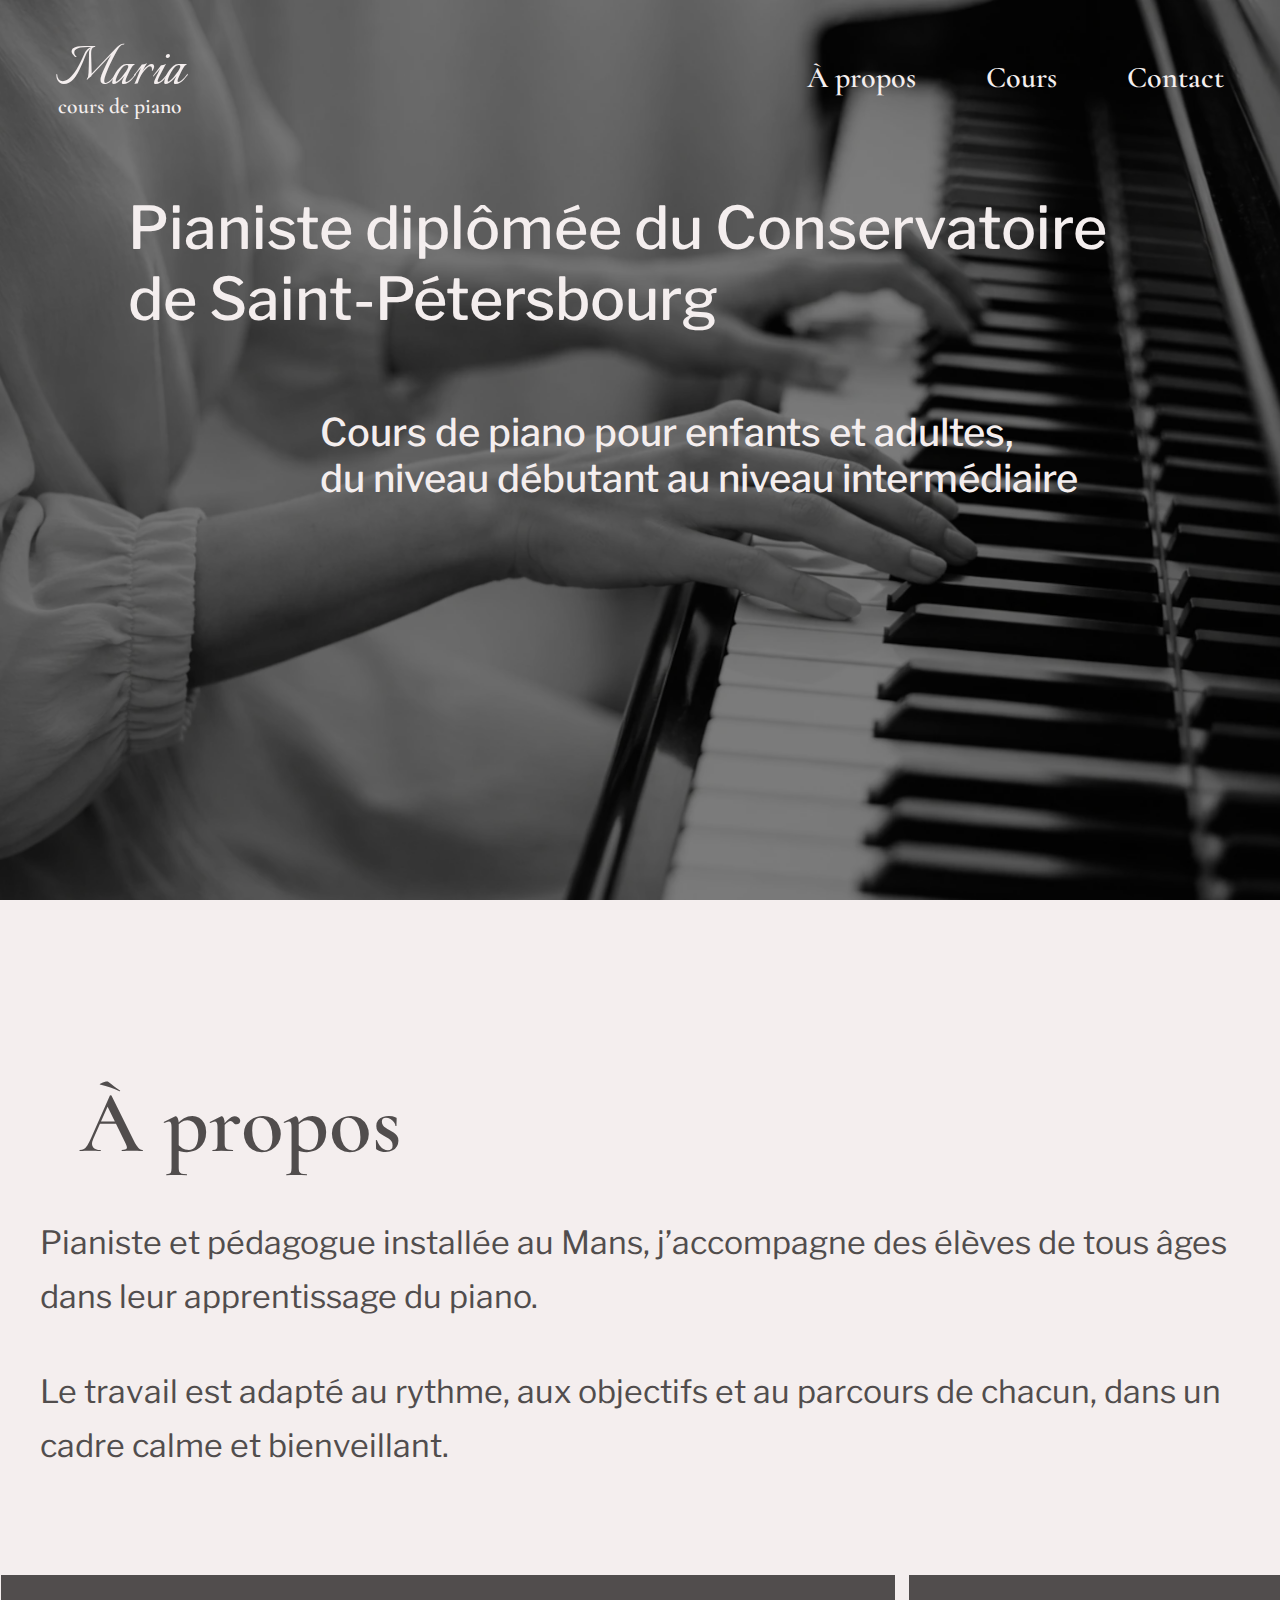
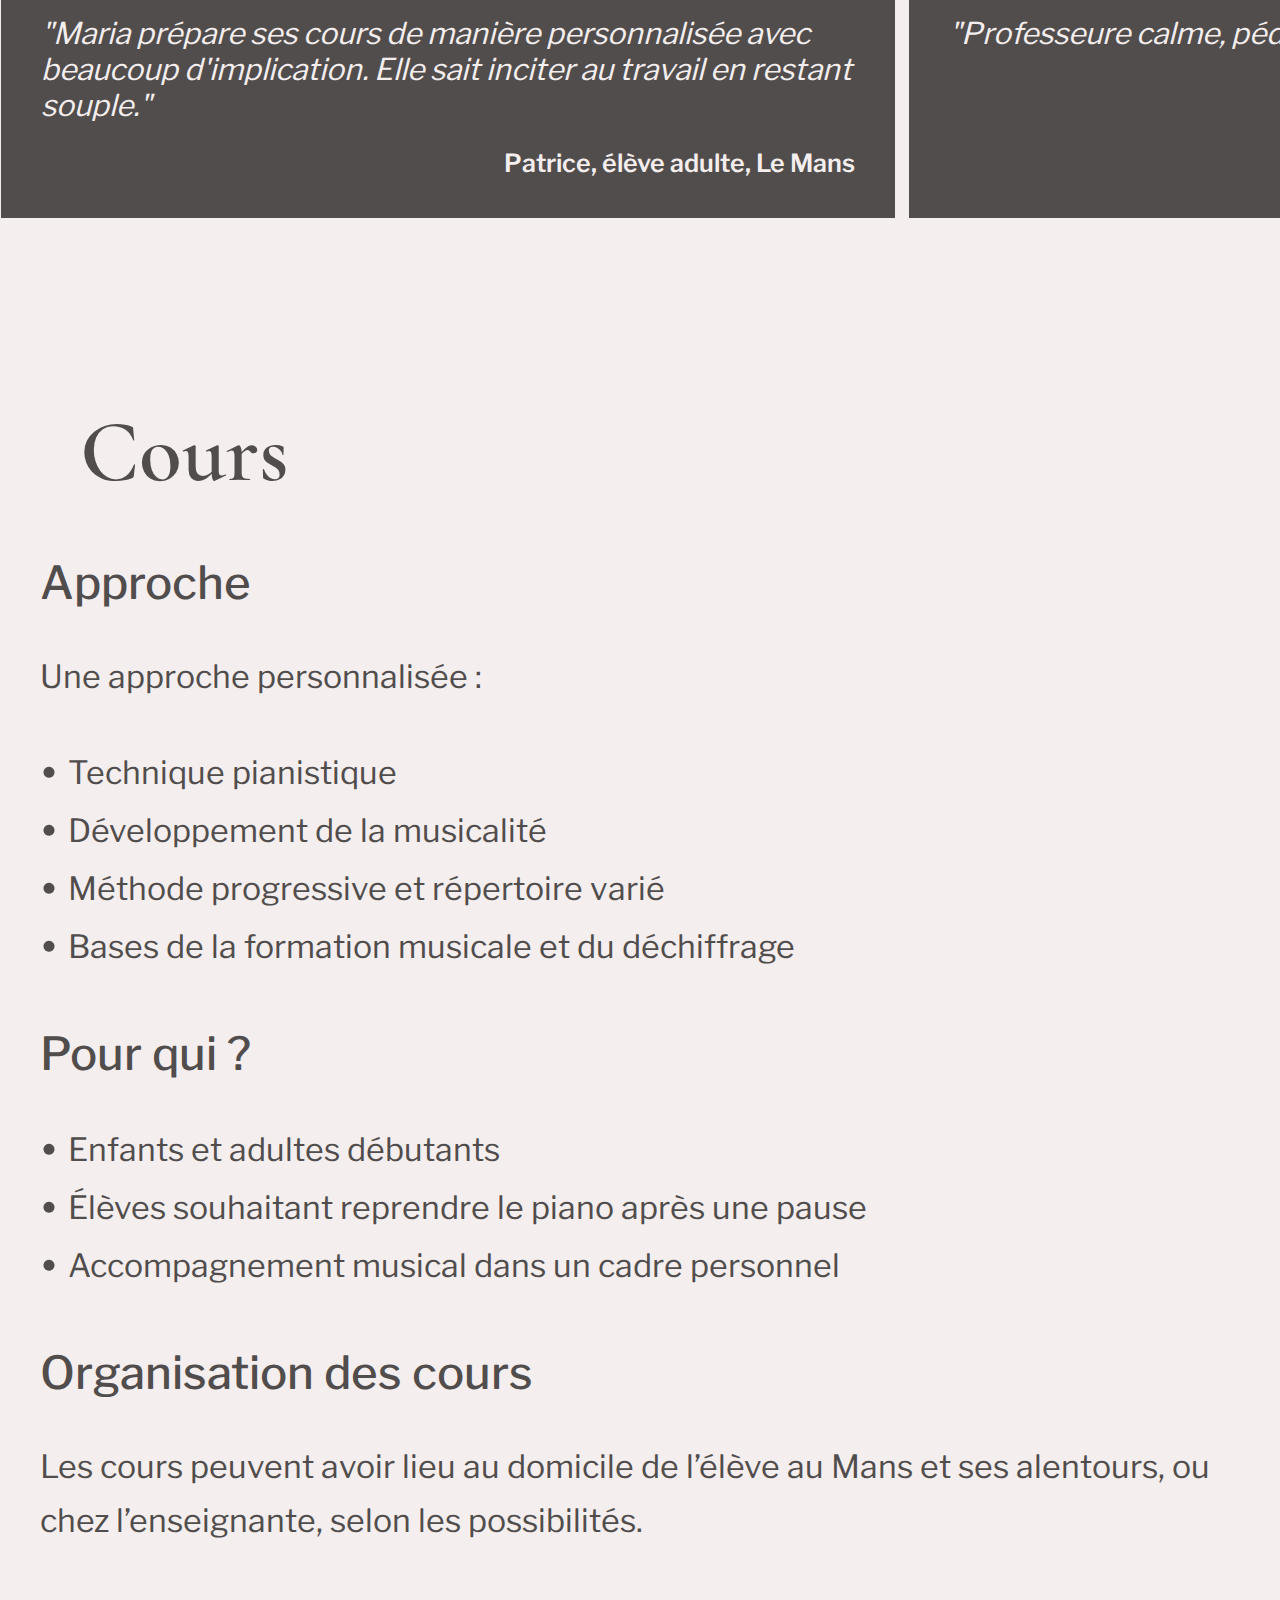
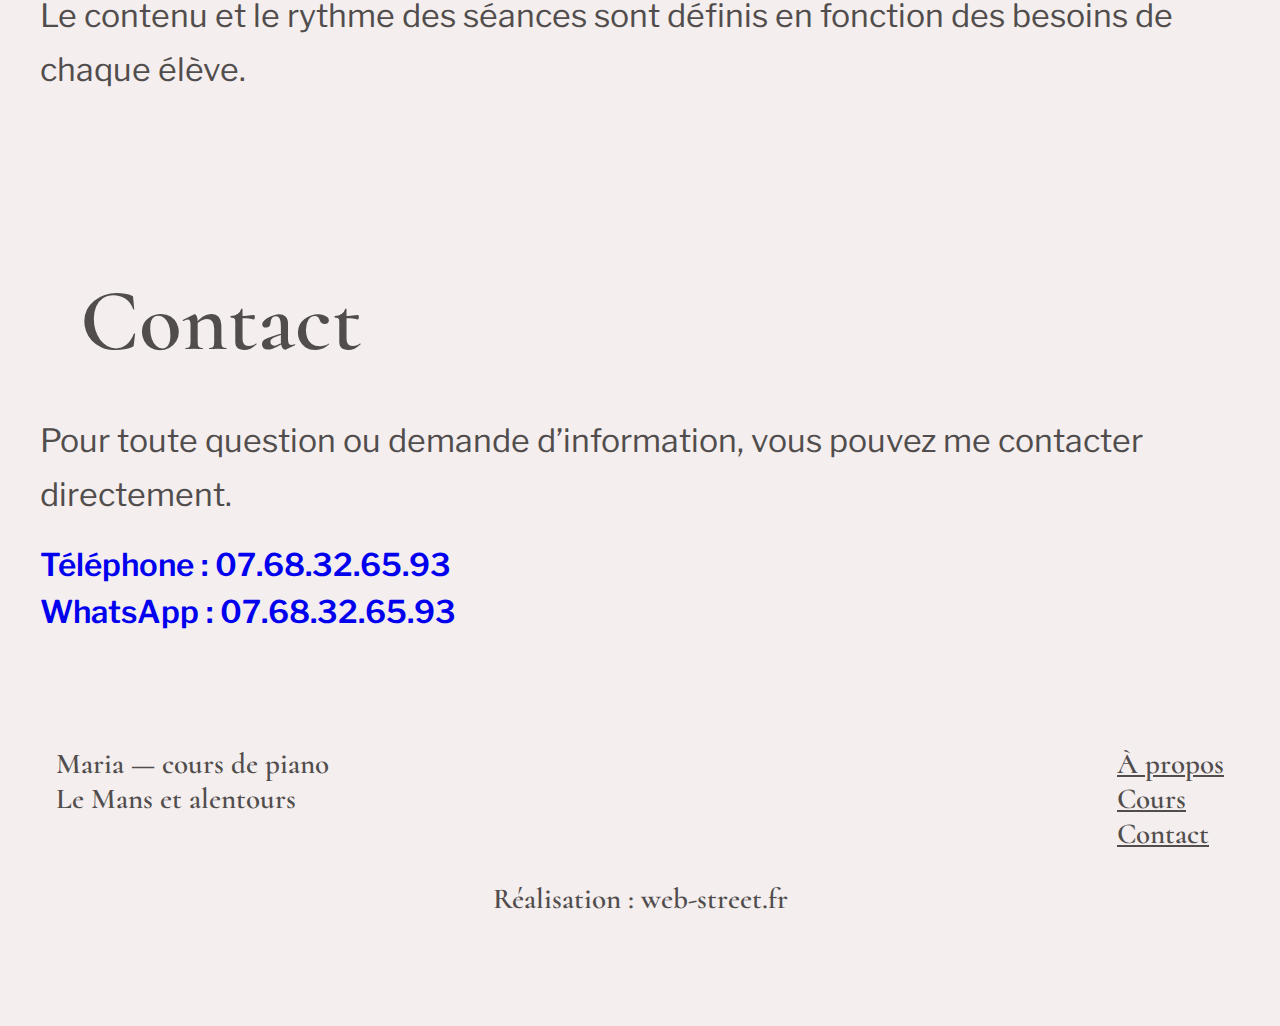
<file: index.html>
<!DOCTYPE html>

<html lang="fr">

<head>
    <meta charset="UTF-8">
    <meta name="viewport" content="width=device-width, initial-scale=1.0">

    <link rel="stylesheet" href="styles.css">

    <title>Maria - piano</title>
</head>

<body class="body">

    <header class="header">
        <div class="header__logo">
            <span class="header__title">Maria</span>
            <span class="header__subtitle">cours de piano</span>
        </div>
        <nav class="header__menu">
            <a href="#about" class="header__menu-link">À propos</a>
            <a href="#courses" class="header__menu-link">Cours</a>
            <a href="#contact" class="header__menu-link">Contact</a>
        </nav>
        <!-- <button class="burger">
            <div class="burger__white-key"></div>
            <div class="burger__black-key"></div>
            <div class="burger__white-key"></div>
        </button> -->
        <nav class="burger">
            <span class="burger__bar" id="burger__bar-1"></span>
            <span class="burger__bar" id="burger__bar-2"></span>
            <span class="burger__bar" id="burger__bar-3"></span>
        </nav>
    </header>

    <div class="hero">
        <div class="hero__overlay">
            <div class="hero__text">
                <h1>
                    Pianiste diplômée du Conservatoire<br>de Saint-Pétersbourg
                </h1>
                <p>
                    Cours de piano pour enfants et adultes,<br>du niveau débutant au niveau intermédiaire
                </p>
            </div>
        </div>

    </div>

    <div class="main">
        <section class="main__section">

            <h2 class="main__section-title" id="about">
                À propos
            </h2>

            <p>
                Pianiste et pédagogue installée au Mans, j’accompagne des élèves de tous âges
                dans leur apprentissage du piano.
            </p>

            <p>
                Le travail est adapté au rythme, aux objectifs et au parcours de chacun,
                dans un cadre calme et bienveillant.
            </p>

            <div class="testimonials">
                <div class="testimonials__scrollbar">
                    <div class="testimonials__item">
                        <div class="testimonials__text">
                            "Maria prépare ses cours de manière personnalisée avec beaucoup d'implication. Elle sait
                            inciter au travail en restant souple."
                        </div>
                        <div class="testimonials__signature">
                            Patrice, élève adulte, Le Mans
                        </div>
                    </div>
                    <div class="testimonials__item">
                        <div class="testimonials__text">
                            "Professeure calme, pédagogique et sympathique !"
                        </div>
                        <div class="testimonials__signature">
                            Félix, élève adulte, Le Mans
                        </div>
                    </div>
                    <div class="testimonials__item">
                        <div class="testimonials__text">
                            "Cours d essai professionnel et compétent."
                        </div>
                        <div class="testimonials__signature">
                            Christine, élève adulte, Le Mans
                        </div>
                    </div>
                </div>
            </div>

            <h2 class="main__section-title" id="courses">
                Cours
            </h2>

            <h3 class="main__section-subtitle">
                Approche
            </h3>

            <p>
                Une approche personnalisée :
            </p>

            <ul class="main__section-list">
                <li>Technique pianistique</li>
                <li>Développement de la musicalité</li>
                <li>Méthode progressive et répertoire varié</li>
                <li>Bases de la formation musicale et du déchiffrage</li>
            </ul>

            <h3 class="main__section-subtitle">
                Pour qui ?
            </h3>

            <ul class="main__section-list">
                <li>Enfants et adultes débutants</li>
                <li>Élèves souhaitant reprendre le piano après une pause</li>
                <li>Accompagnement musical dans un cadre personnel</li>
            </ul>

            <h3 class="main__section-subtitle">
                Organisation des cours
            </h3>

            <p>
                Les cours peuvent avoir lieu au domicile de l’élève au Mans et ses alentours,
                ou chez l’enseignante, selon les possibilités.
            </p>

            <p>
                Le contenu et le rythme des séances sont définis en fonction des besoins
                de chaque élève.
            </p>

            <h2 class="main__section-title" id="contact">
                Contact
            </h2>

            <p>
                Pour toute question ou demande d’information, vous pouvez me contacter directement.
            </p>

            <div class="main__section-contacts-block">
                <span class="main__section-contact-item">
                    <a href="tel:+33768326593" class="main__section-contact-link">Téléphone : 07.68.32.65.93</a>
                </span><br>
                <span class="main__section-contact-item">
                    <a href="https://wa.me/33768326593" class="main__section-contact-link">WhatsApp : 07.68.32.65.93</a>
                </span>
            </div>

        </section>

    </div>

    <footer class="footer">
        <div class="footer__first-row">
            <div>
                Maria — cours de piano<br>
                Le Mans et alentours
            </div>
            <ul>
                <li><a href="#about" class="footer_link">À propos</a></li>
                <li><a href="#courses" class="footer_link">Cours</a></li>
                <li><a href="#contact" class="footer_link">Contact</a></li>
            </ul>
        </div>
        <div class="footer__second-row">
            Réalisation : web-street.fr
        </div>
    </footer>

    <script src="script.js"></script>
</body>

</html>
</file>
<file: styles.css>
* {
  box-sizing: border-box;
  margin: 0;
  padding: 0;
}

html {
  scroll-behavior: smooth;
}

div {
  box-sizing: border-box;
  margin: 0;
  padding: 0;
}

button {
  border: none;
}

ol,
ul,
li {
  list-style: none;
}

a {
  text-decoration: none;
}

a:hover {
  text-decoration: underline;
}

/*** END OF NORMALIZING ***/

/*** FONTS ***/
@font-face {
  font-family: 'Cormorant';
  src: url('/fonts/cormorant/cormorant-regular.woff2') format('woff2');
  font-weight: 400;
  font-style: normal;
  font-display: swap;
}

@font-face {
  font-family: 'Cormorant';
  src: url('/fonts/cormorant/cormorant-500.woff2') format('woff2');
  font-weight: 500;
  font-style: normal;
  font-display: swap;
}

@font-face {
  font-family: 'Cormorant';
  src: url('/fonts/cormorant/cormorant-600.woff2') format('woff2');
  font-weight: 600;
  font-style: normal;
  font-display: swap;
}

@font-face {
  font-family: 'Libre Franklin';
  src: url('/fonts/libre-franklin/libre-franklin-regular.woff2') format('woff2');
  font-weight: 400;
  font-style: normal;
  font-display: swap;
}

@font-face {
  font-family: 'Libre Franklin';
  src: url('/fonts/libre-franklin/libre-franklin-500.woff2') format('woff2');
  font-weight: 500;
  font-style: normal;
  font-display: swap;
}

@font-face {
  font-family: 'Libre Franklin';
  src: url('/fonts/libre-franklin/libre-franklin-600.woff2') format('woff2');
  font-weight: 600;
  font-style: normal;
  font-display: swap;
}

@font-face {
  font-family: 'Italianno';
  src: url('/fonts/italianno/italianno-regular.woff2') format('woff2');
  font-weight: 400;
  font-style: normal;
  font-display: swap;
}

body {
  background-color: #F4EEEE;
  font-family: 'Libre Franklin', sans-serif;
}

.main {
  margin: 0 auto;
  width: 100%;
  max-width: 1440px;
  color: #514D4D;
}

.header {
  position: absolute;
  margin: 0 auto;
  width: 100%;
  max-width: 1920px;
  display: flex;
  /* justify-content: space-between; */
  align-items: center;
  padding-top: calc(20px + (50 - 20) * ((100vw - 320px) / (1920 - 320)));
  padding-bottom: calc(20px + (50 - 20) * ((100vw - 320px) / (1920 - 320)));
  padding-left: calc(20px + (80 - 20) * ((100vw - 320px) / (1920 - 320)));
  padding-right: calc(20px + (80 - 20) * ((100vw - 320px) / (1920 - 320)));
  font-family: 'Cormorant', serif;
  color: #F4EEEE;
  z-index: 2;
}

.header__logo {
  display: flex;
  flex-direction: column;
  justify-content: center;
  align-items: center;
  width: auto;
}

.header__title {
  font-family: 'Italianno';
  font-size: calc(50px + (80 - 50) * ((100vw - 320px) / (1920 - 320)));
  line-height: 1;
}

.header__subtitle {
  font-size: 24px;
  font-size: calc(18px + (24 - 18) * ((100vw - 320px) / (1920 - 320)));
  font-weight: 600;
  line-height: 1;
  margin-top: -10px;
}

.header__menu {
  display: flex;
  justify-content: space-between;
  align-items: center;
  gap: 70px;
  margin-left: auto;
}

@media (max-width: 990px) {
  .header__menu {
    position: absolute;
    top: 0;
    left: -100%;
    width: 100vw;
    height: 100vh;
    flex-direction: column;
    justify-content: start;
    align-items: start;
    gap: 20px;
    padding: 40px 0 0 40px;
    transition: left 0.3s ease;
  }

  .header__menu.open {
    left: 0;
    background-color: #000000;
  }
}

.header__menu-link {
  font-size: 30px;
  font-weight: 600;
  color: #F4EEEE;
}

.burger {
  display: none;
}

@media(max-width: 768px) {
  .burger {
    display: flex;
    justify-content: center;
    align-items: start;
    margin-left: auto;
    background-color: unset;
    z-index: 3;
  }

  .burger__white-key {
    border: 1px solid #000000;
    width: 10px;
    height: 28px;
    background-color: #F4EEEE;
  }

  .burger__black-key {
    width: 8px;
    height: 20px;
    background-color: #000000;
    transform-origin: top;
    transition: transform 0.15s ease;
  }

  .burger__black-key.down {
    transform: scaleY(1.6);
  }
}

/*** HERO ***/
.hero {
  width: 100%;
  height: 100vh;
  background-image: url("/hero-photo.webp");
  background-size: cover;
  background-position: center;
}

.hero__overlay {
  width: 100%;
  height: 100vh;
  background: rgba(0, 0, 0, 0.5);
}

.hero__text {
  width: 100%;
  padding-top: 15%;
  color: #F4EEEE;
  z-index: 5;
}

.hero__text h1 {
  width: 100%;
  padding-right: 10%;
  padding-left: 10%;
  font-size: calc(55px + (90 - 55) * ((100vw - 1200px) / (1920 - 1200)));
  font-weight: 500;
}

.hero__text p {
  width: 90%;
  font-size: calc(35px + (64 - 35) * ((100vw - 1200px) / (1920 - 1200)));
  font-weight: 500;
  padding-top: 8%;
  padding-top: calc(6% + (8 - 6) * ((100vw - 1600px) / (1920 - 1600)));
  padding-left: 25%;
}

@media(max-width: 991px) {
  .hero__text {
    padding-top: 25%;

  }

  .hero__text p {
    width: 100%;
    font-size: 35px;
    font-weight: 500;
    padding-top: 12%;
    padding-right: 8%;
    padding-left: 20%;
  }
}

@media(max-width: 768px) {
  .hero__text {
    padding-top: 40%;
  }

  .hero__text h1 {
    font-size: 38px;
    padding-left: 10%;
  }

  .hero__text p {
    font-size: 30px;
    padding: 25% 0 0 16%;
  }
}

@media(max-width: 640px) {
  .hero__text {
    padding-top: 30%;
  }

  .hero__text h1 {
    font-size: 30px;
  }

  .hero__text p {
    padding: 10% 0 0 16%;
    font-size: 22px;
  }
}

@media(max-width: 480px) {
  .hero__text {
    padding-top: 50%;
  }

  .hero__text h1 {
    font-size: 20px;
  }

  .hero__text p {
    padding: 20% 0 0 16%;
    font-size: 18px;
  }
}

@media(max-width: 320px) {
  .hero__text {
    padding-top: 60%;
  }

  .hero__text h1 {
    padding: 20% 20px 0 20px;
    font-size: 16px;
  }

  .hero__text p {
    padding: 20% 0 0 30px;
    font-size: 14px;
  }
}

/*** BURGER ***/
.container {
  width: 1920px;
  height: 1080px;
}

/*** MAIN ***/
.main__section-title {
  padding-top: calc(50px + (250 - 50) * ((100vw - 320px) / (1920 - 320)));
  padding-left: calc(50px + (100 - 50) * ((100vw - 320px) / (1920 - 320)));
  font-family: 'Cormorant';
  font-size: calc(40px + (120 - 40) * ((100vw - 320px) / (1920 - 320)));
  font-weight: 600;
  scroll-margin-top: calc(-30px + (-220) * ((100vw - 320px) / (1920 - 320)));
}

.main__section-subtitle {
  font-family: 'Libre Franklin';
  font-size: 60px;
  font-size: calc(24px + (60 - 24) * ((100vw - 320px) / (1920 - 320)));
  font-weight: 500;
  padding-top: 50px;
  padding-left: calc(25px + (50 - 25) * ((100vw - 320px) / (1920 - 320)));
}

.main__section p,
.main__section ul {
  margin-top: calc(25px + (50 - 25) * ((100vw - 320px) / (1920 - 320)));
  font-family: 'Libre Franklin';
  font-size: calc(20px + (40 - 20) * ((100vw - 320px) / (1920 - 320)));
  line-height: 1.7;
}

.main__section p {
  padding-left: calc(25px + (50 - 25) * ((100vw - 320px) / (1920 - 320)));
  padding-right: calc(25px + (50 - 25) * ((100vw - 320px) / (1920 - 320)));
}

.main__section li {
  padding-left: calc(25px + (50 - 25) * ((100vw - 320px) / (1920 - 320)));
  padding-right: calc(25px + (50 - 25) * ((100vw - 320px) / (1920 - 320)));
  display: flex;
  align-items: center;
  gap: 10px;
  line-height: 1;
}

@media(max-width: 640px) {
  .main__section li {
    line-height: 1.1;
    margin-bottom: 10px;
  }
}

@media(max-width: 480px) {
  .main__section li {
    line-height: 1.3;
  }
}

.main__section li::before {
  content: "•";
  font-size: calc(40px + (70 - 40) * ((100vw - 320px) / (1920 - 320)));
}

.main__section-contacts-block {
  padding-top: 20px;
}

.main__section-contact-item {
  font-size: 40px;
  font-size: calc(18px + (40 - 18) * ((100vw - 320px) / (1920 - 320)));
  padding-left: calc(25px + (50 - 25) * ((100vw - 320px) / (1920 - 320)));
  font-weight: 600;
  line-height: 1.5;
}

/* SLIDER */
.testimonials {
  margin-top: 100px;
}

.testimonials__scrollbar {
  display: flex;
  overflow-x: auto;
  gap: 12px;
  scroll-snap-type: x mandatory;
  padding-bottom: 10px;
}

.testimonials__item {
  width: 70%;
  height: auto;
  display: flex;
  flex-direction: column;
  justify-content: space-between;
  background-color: #514D4D;
  border: 1px solid #F4EEEE;
  color: #F4EEEE;
  flex: 0 0 auto;
  scroll-snap-align: start;
}

.testimonials__text {
  padding: 40px 40px 0 40px;
  font-size: 30px;
  font-style: italic;
}

.testimonials__signature {
  margin-top: 25px;
  text-align: right;
  font-size: 25px;
  font-weight: 600;
  padding: 0 40px 40px 0px;
}

@media(max-width:640px) {
  .testimonials__text {
    font-size: 24px;
  }

  .testimonials__signature {
    font-size: 18px;
  }
}

@media(max-width: 320px) {
  .testimonials__text {
    padding: 24px;
    font-size: 18px;
  }

  .testimonials__signature {
    font-size: 12px;
    padding: 0 24px 24px 0;
  }
}

/*** FOOTER ***/
.footer {
  margin-top: calc(50px + (150 - 50) * ((100vw - 320px) / (1920 - 320)));
  margin-bottom: calc(50px + (150 - 50) * ((100vw - 320px) / (1920 - 320)));
  width: 100%;
  max-width: 1920px;
  padding-left: calc(20px + (80 - 20) * ((100vw - 320px) / (1920 - 320)));
  padding-right: calc(20px + (80 - 20) * ((100vw - 320px) / (1920 - 320)));
  font-family: 'Cormorant', serif;
  font-size: 35px;
  font-size: calc(20px + (35 - 20) * ((100vw - 320px) / (1920 - 320)));
  font-weight: 600;
  color: #514D4D;
}

.footer__first-row {
  display: flex;
  justify-content: space-between;
  align-items: start;
}

@media(max-width: 480px) {
  .footer__first-row {
    display: flex;
    flex-direction: column;
    gap: 20px;
  }
}

.footer__second-row {
  margin: 30px 0;
  width: 100%;
  text-align: center;
}

.footer_link {
  color: #514D4D;
  padding-bottom: 10px;
  text-decoration: underline;
}
</file>
